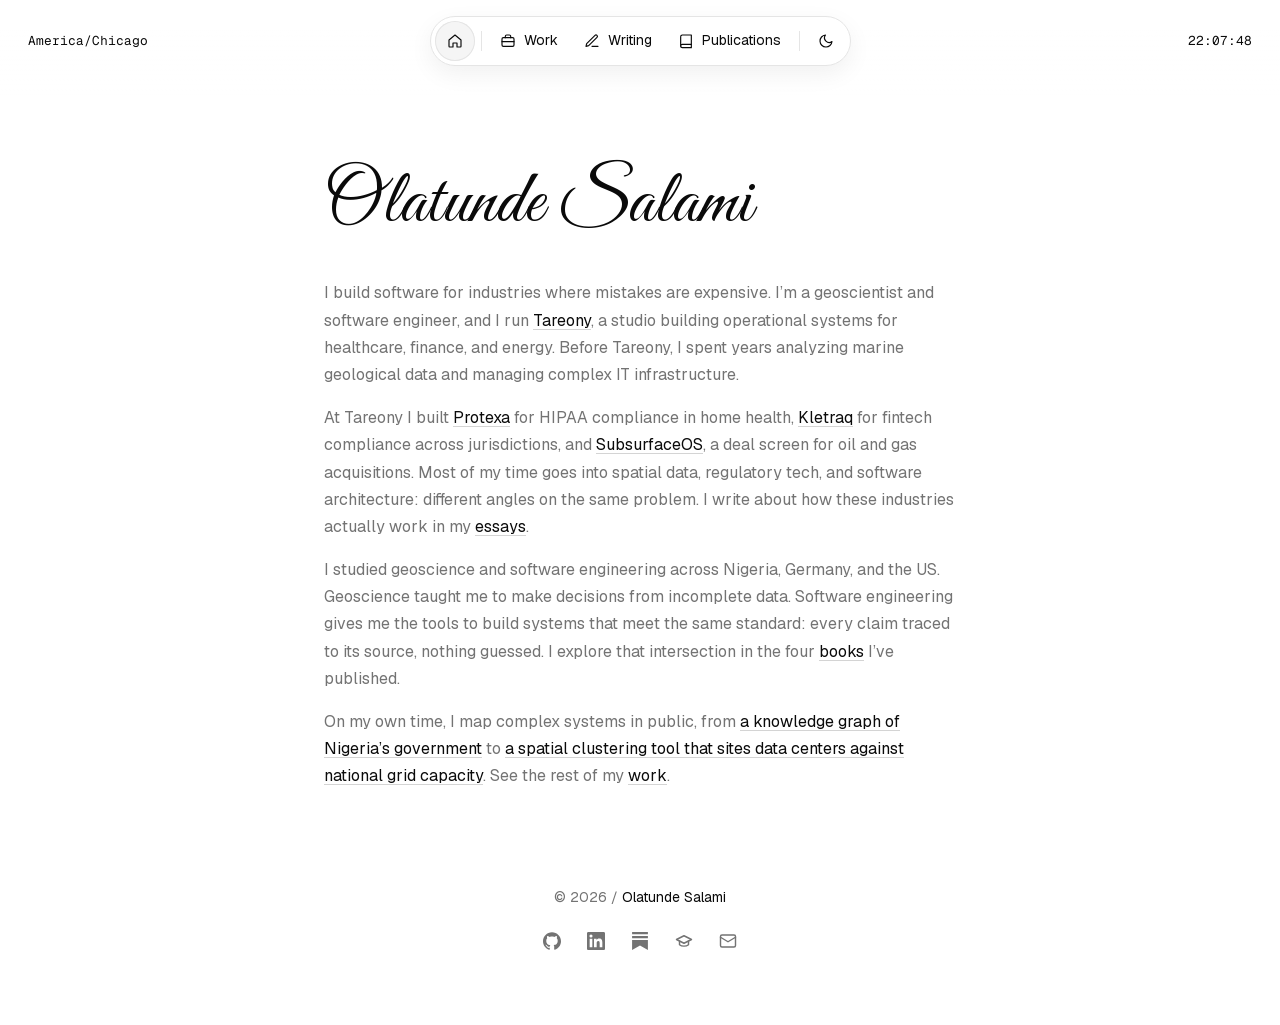
<file: index.html>
<!DOCTYPE html>
<html lang="en">
<head>
    <meta charset="UTF-8">
    <meta name="viewport" content="width=device-width, initial-scale=1.0, viewport-fit=cover">
    <meta name="description" content="Olatunde Salami — geoscientist and software engineer. I run Tareony, a software studio for high-stakes decisions in healthcare, finance, and energy.">
    <meta name="author" content="Olatunde Salami">
    <meta name="robots" content="index, follow">
    <link rel="canonical" href="https://salamituns.com/">

    <!-- Open Graph / Social Media -->
    <meta property="og:type" content="website">
    <meta property="og:title" content="Olatunde Salami">
    <meta property="og:description" content="Olatunde Salami — geoscientist and software engineer. I run Tareony, a software studio for high-stakes decisions in healthcare, finance, and energy.">
    <meta property="og:url" content="https://salamituns.com/">
    <meta property="og:image" content="https://salamituns.com/og-image.png?v=2">
    <meta property="og:image:width" content="1200">
    <meta property="og:image:height" content="630">
    <meta name="twitter:card" content="summary_large_image">
    <meta name="twitter:title" content="Olatunde Salami">
    <meta name="twitter:description" content="Olatunde Salami — geoscientist and software engineer. I run Tareony, a software studio for high-stakes decisions in healthcare, finance, and energy.">
    <meta name="twitter:image" content="https://salamituns.com/og-image.png?v=2">

    <script type="application/ld+json">
    {
      "@context": "https://schema.org",
      "@graph": [
        {
          "@type": "Person",
          "@id": "https://salamituns.com/#person",
          "name": "Olatunde Salami",
          "url": "https://salamituns.com",
          "jobTitle": "Geoscientist and Software Engineer",
          "worksFor": {
            "@type": "Organization",
            "name": "Tareony",
            "url": "https://tareony.com"
          },
          "sameAs": [
            "https://www.linkedin.com/in/salamituns/",
            "https://github.com/salamituns",
            "https://scholar.google.com/citations?user=IRqmZIQAAAAJ&hl=en",
            "https://orcid.org/0009-0002-8388-9732",
            "https://uni-bremen.academia.edu/OlatundeSalami",
            "https://www.researchgate.net/profile/Olatunde-Salami-2"
          ]
        },
        {
          "@type": "Book",
          "name": "Energy Justice in the Renewable Transition",
          "isbn": "978-620-8-17078-3",
          "datePublished": "2024",
          "publisher": {
            "@type": "Organization",
            "name": "LAP LAMBERT Academic Publishing"
          },
          "url": "https://www.amazon.com/Energy-Justice-Renewable-Transition-Mitigation/dp/6208170788",
          "author": {
            "@id": "https://salamituns.com/#person"
          }
        },
        {
          "@type": "Book",
          "name": "Engineering Economics of Sustainable Power Supply Chains",
          "isbn": "978-620-8-17100-1",
          "datePublished": "2024",
          "publisher": {
            "@type": "Organization",
            "name": "LAP LAMBERT Academic Publishing"
          },
          "url": "https://www.amazon.com/Engineering-Economics-Sustainable-Supply-Chains/dp/6208171008",
          "author": {
            "@id": "https://salamituns.com/#person"
          }
        },
        {
          "@type": "Book",
          "name": "Analysis of shallow mass-transport deposits offshore Montserrat Island",
          "isbn": "978-620-7-46555-2",
          "datePublished": "2024",
          "publisher": {
            "@type": "Organization",
            "name": "LAP LAMBERT Academic Publishing"
          },
          "url": "https://www.amazon.com/Analysis-mass-transport-deposits-offshore-Montserrat/dp/6207465555",
          "author": {
            "@id": "https://salamituns.com/#person"
          }
        },
        {
          "@type": "Book",
          "name": "Paleoenviromental Study of Exposed Siltstone in the Enagi Formation, Bida",
          "isbn": "978-620-7-46567-5",
          "datePublished": "2024",
          "publisher": {
            "@type": "Organization",
            "name": "LAP LAMBERT Academic Publishing"
          },
          "url": "https://www.amazon.com/dp/6207465679",
          "author": {
            "@id": "https://salamituns.com/#person"
          }
        }
      ]
    }
    </script>
    <script>
        // Old single-page anchors (e.g. /#energy-justice) now live on /publications.
        (function () {
            var moved = ['publications', 'energy-justice', 'engineering-economics',
                'montserrat-island-deposits', 'enagi-formation-study'];
            var id = location.hash.slice(1);
            if (moved.indexOf(id) !== -1) {
                location.replace('/publications' + (id === 'publications' ? '' : '#' + id));
            }
        })();
    </script>

    <link rel="icon" href="/favicon.ico" sizes="32x32">
    <link rel="icon" href="/favicon.svg" type="image/svg+xml">
    <link rel="apple-touch-icon" href="/apple-touch-icon.png">
    <link rel="preload" href="/fonts/geist.woff2" as="font" type="font/woff2" crossorigin>
    <link rel="stylesheet" href="/styles.css">

    <title>Olatunde Salami</title>
    <meta name="theme-color" content="#ffffff">
    <script>
        (function () {
            var saved = null;
            try {
                saved = localStorage.getItem('theme');
            } catch (e) {}
            var theme = saved === 'dark' || saved === 'light'
                ? saved
                : (window.matchMedia('(prefers-color-scheme: dark)').matches
                    ? 'dark'
                    : 'light');
            document.documentElement.setAttribute('data-theme', theme);
            document.querySelector('meta[name="theme-color"]').setAttribute(
                'content',
                theme === 'dark' ? '#0a0a0a' : '#ffffff'
            );
        })();
    </script>
    <script src="/site.js" defer></script>
</head>
<body class="home">
    <div class="top-fade" aria-hidden="true"></div>
    <header class="site-header">
        <span class="local-zone" id="local-zone">America/Chicago</span>
        <span class="local-clock" id="local-clock"></span>
        <nav class="pill" aria-label="Primary">
            <a class="pill-link" href="/" aria-current="page"><svg viewBox="0 0 24 24" fill="none" stroke="currentColor" stroke-width="1.75" stroke-linecap="round" stroke-linejoin="round" aria-hidden="true"><path d="M3 10.5 12 3l9 7.5V20a1 1 0 0 1-1 1h-5v-6h-6v6H4a1 1 0 0 1-1-1z"/></svg><span class="pill-label visually-hidden">Home</span></a>
            <span class="pill-sep" aria-hidden="true"></span>
            <a class="pill-link" href="/work"><svg viewBox="0 0 24 24" fill="none" stroke="currentColor" stroke-width="1.75" stroke-linecap="round" stroke-linejoin="round" aria-hidden="true"><rect x="3" y="7" width="18" height="13" rx="2"/><path d="M8 7V5a2 2 0 0 1 2-2h4a2 2 0 0 1 2 2v2M3 13h18"/></svg><span class="pill-label">Work</span></a>
            <a class="pill-link" href="/writing"><svg viewBox="0 0 24 24" fill="none" stroke="currentColor" stroke-width="1.75" stroke-linecap="round" stroke-linejoin="round" aria-hidden="true"><path d="M12 20h9"/><path d="M16.5 3.5a2.1 2.1 0 0 1 3 3L7 19l-4 1 1-4z"/></svg><span class="pill-label">Writing</span></a>
            <a class="pill-link" href="/publications"><svg viewBox="0 0 24 24" fill="none" stroke="currentColor" stroke-width="1.75" stroke-linecap="round" stroke-linejoin="round" aria-hidden="true"><path d="M4 19.5A2.5 2.5 0 0 1 6.5 17H20V3H6.5A2.5 2.5 0 0 0 4 5.5z"/><path d="M4 19.5A2.5 2.5 0 0 0 6.5 22H20v-5"/></svg><span class="pill-label">Publications</span></a>
            <span class="pill-sep" aria-hidden="true"></span>
            <button type="button" class="theme-toggle" id="theme-toggle" aria-label="Switch to dark theme">
                <svg class="icon-moon" viewBox="0 0 24 24" fill="none" stroke="currentColor" stroke-width="1.75" stroke-linecap="round" stroke-linejoin="round" aria-hidden="true"><path d="M21 12.79A9 9 0 1 1 11.21 3 7 7 0 0 0 21 12.79z"/></svg>
                <svg class="icon-sun" viewBox="0 0 24 24" fill="none" stroke="currentColor" stroke-width="1.75" stroke-linecap="round" stroke-linejoin="round" aria-hidden="true"><circle cx="12" cy="12" r="4"/><path d="M12 2v2M12 20v2M4.93 4.93l1.41 1.41M17.66 17.66l1.41 1.41M2 12h2M20 12h2M4.93 19.07l1.41-1.41M17.66 6.34l1.41-1.41"/></svg>
            </button>
        </nav>
    </header>
    <main>
        <h1 class="signature">Olatunde Salami</h1>

        <div class="prose">
            <div class="bio-desktop">
                <p>I build software for industries where mistakes are expensive. I’m a geoscientist and software engineer, and I run <a href="https://tareony.com">Tareony</a>, a studio building operational systems for healthcare, finance, and energy. Before Tareony, I spent years analyzing marine geological data and managing complex IT infrastructure.</p>

                <p>At Tareony I built <a href="https://protexa.io">Protexa</a> for HIPAA compliance in home health, <a href="https://kletraq.com">Kletraq</a> for fintech compliance across jurisdictions, and <a href="https://subsurfaceos.com">SubsurfaceOS</a>, a deal screen for oil and gas acquisitions. Most of my time goes into spatial data, regulatory tech, and software architecture: different angles on the same problem. I write about how these industries actually work in my <a href="/writing">essays</a>.</p>

                <p>I studied geoscience and software engineering across Nigeria, Germany, and the US. Geoscience taught me to make decisions from incomplete data. Software engineering gives me the tools to build systems that meet the same standard: every claim traced to its source, nothing guessed. I explore that intersection in the four <a href="/publications">books</a> I’ve published.</p>

                <p>On my own time, I map complex systems in public, from <a href="https://whoruns9ja.com">a knowledge graph of Nigeria’s government</a> to <a href="https://grid.salamituns.com">a spatial clustering tool that sites data centers against national grid capacity</a>. See the rest of my <a href="/work">work</a>.</p>
            </div>

            <div class="bio-mobile">
                <p>I build software for industries where mistakes are expensive. Geoscientist and software engineer, running <a href="https://tareony.com">Tareony</a>.</p>

                <p>Trained across Nigeria, Germany, and the US. Explore my <a href="/work">work</a>, <a href="/writing">essays</a>, and <a href="/publications">books</a>.</p>
            </div>
        </div>

        <footer>
            <span>&copy; <span id="year">2026</span> / <span class="owner">Olatunde Salami</span></span>
            <div class="socials">
                <a href="https://github.com/salamituns" aria-label="GitHub"><svg viewBox="0 0 24 24" fill="currentColor" aria-hidden="true"><path d="M12 .297c-6.63 0-12 5.373-12 12 0 5.303 3.438 9.8 8.205 11.385.6.113.82-.258.82-.577 0-.285-.01-1.04-.015-2.04-3.338.724-4.042-1.61-4.042-1.61C4.422 18.07 3.633 17.7 3.633 17.7c-1.087-.744.084-.729.084-.729 1.205.084 1.838 1.236 1.838 1.236 1.07 1.835 2.809 1.305 3.495.998.108-.776.417-1.305.76-1.605-2.665-.3-5.466-1.332-5.466-5.93 0-1.31.465-2.38 1.235-3.22-.135-.303-.54-1.523.105-3.176 0 0 1.005-.322 3.3 1.23.96-.267 1.98-.399 3-.405 1.02.006 2.04.138 3 .405 2.28-1.552 3.285-1.23 3.285-1.23.645 1.653.24 2.873.12 3.176.765.84 1.23 1.91 1.23 3.22 0 4.61-2.805 5.625-5.475 5.92.42.36.81 1.096.81 2.22 0 1.606-.015 2.896-.015 3.286 0 .315.21.69.825.57C20.565 22.092 24 17.592 24 12.297c0-6.627-5.373-12-12-12"/></svg></a>
                <a href="https://www.linkedin.com/in/salamituns/" aria-label="LinkedIn"><svg viewBox="0 0 24 24" fill="currentColor" aria-hidden="true"><path d="M20.447 20.452h-3.554v-5.569c0-1.328-.027-3.037-1.852-3.037-1.853 0-2.136 1.445-2.136 2.939v5.667H9.351V9h3.414v1.561h.046c.477-.9 1.637-1.85 3.37-1.85 3.601 0 4.267 2.37 4.267 5.455v6.286zM5.337 7.433a2.062 2.062 0 1 1 0-4.125 2.062 2.062 0 0 1 0 4.125zm1.782 13.019H3.555V9h3.564v11.452zM22.225 0H1.771C.792 0 0 .774 0 1.729v20.542C0 23.227.792 24 1.771 24h20.451C23.2 24 24 23.227 24 22.271V1.729C24 .774 23.2 0 22.222 0h.003z"/></svg></a>
                <a href="https://salamituns.substack.com" aria-label="Substack"><svg viewBox="0 0 24 24" fill="currentColor" aria-hidden="true"><path d="M22.539 8.242H1.46V5.406h21.08v2.836zM1.46 10.812V24L12 18.11 22.54 24V10.812H1.46zM22.54 0H1.46v2.836h21.08V0z"/></svg></a>
                <a href="https://scholar.google.com/citations?user=IRqmZIQAAAAJ&amp;hl=en" aria-label="Google Scholar"><svg viewBox="0 0 24 24" fill="none" stroke="currentColor" stroke-width="1.9" stroke-linecap="round" stroke-linejoin="round" aria-hidden="true"><path d="M22 10 12 5 2 10l10 5z"/><path d="M6 12v5c3 2.5 9 2.5 12 0v-5"/></svg></a>
                <a href="mailto:salamituns@gmail.com" aria-label="Email"><svg viewBox="0 0 24 24" fill="none" stroke="currentColor" stroke-width="1.9" stroke-linecap="round" stroke-linejoin="round" aria-hidden="true"><rect x="2" y="4" width="20" height="16" rx="2"/><path d="m22 7-10 6L2 7"/></svg></a>
            </div>
        </footer>
    </main>
</body>
</html>
</file>
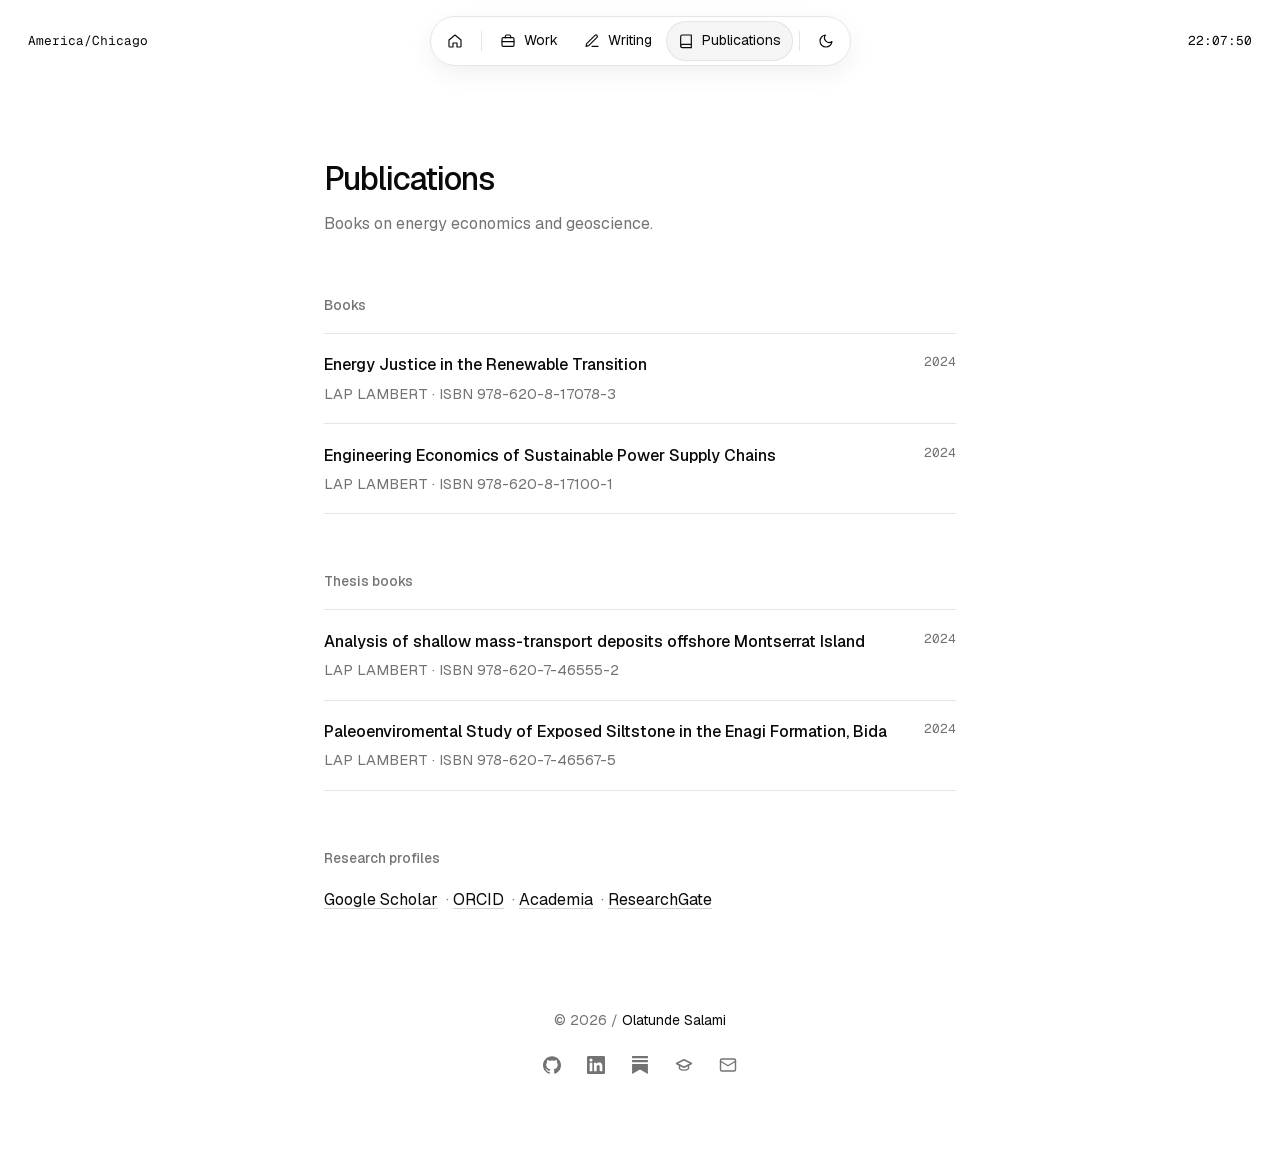
<file: publications.html>
<!DOCTYPE html>
<html lang="en">
<head>
    <meta charset="UTF-8">
    <meta name="viewport" content="width=device-width, initial-scale=1.0, viewport-fit=cover">
    <meta name="description" content="Books by Olatunde Salami on energy justice, power supply chain economics, and marine and sedimentary geoscience.">
    <meta name="author" content="Olatunde Salami">
    <meta name="robots" content="index, follow">
    <link rel="canonical" href="https://salamituns.com/publications">

    <!-- Open Graph / Social Media -->
    <meta property="og:type" content="website">
    <meta property="og:title" content="Publications · Olatunde Salami">
    <meta property="og:description" content="Books by Olatunde Salami on energy justice, power supply chain economics, and marine and sedimentary geoscience.">
    <meta property="og:url" content="https://salamituns.com/publications">
    <meta property="og:image" content="https://salamituns.com/og-image.png?v=2">
    <meta property="og:image:width" content="1200">
    <meta property="og:image:height" content="630">
    <meta name="twitter:card" content="summary_large_image">
    <meta name="twitter:title" content="Publications · Olatunde Salami">
    <meta name="twitter:description" content="Books by Olatunde Salami on energy justice, power supply chain economics, and marine and sedimentary geoscience.">
    <meta name="twitter:image" content="https://salamituns.com/og-image.png?v=2">

    <link rel="icon" href="/favicon.ico" sizes="32x32">
    <link rel="icon" href="/favicon.svg" type="image/svg+xml">
    <link rel="apple-touch-icon" href="/apple-touch-icon.png">
    <link rel="preload" href="/fonts/geist.woff2" as="font" type="font/woff2" crossorigin>
    <link rel="stylesheet" href="/styles.css">

    <title>Publications · Olatunde Salami</title>
    <meta name="theme-color" content="#ffffff">
    <script>
        (function () {
            var saved = null;
            try {
                saved = localStorage.getItem('theme');
            } catch (e) {}
            var theme = saved === 'dark' || saved === 'light'
                ? saved
                : (window.matchMedia('(prefers-color-scheme: dark)').matches
                    ? 'dark'
                    : 'light');
            document.documentElement.setAttribute('data-theme', theme);
            document.querySelector('meta[name="theme-color"]').setAttribute(
                'content',
                theme === 'dark' ? '#0a0a0a' : '#ffffff'
            );
        })();
    </script>
    <script src="/site.js" defer></script>
</head>
<body>
    <div class="top-fade" aria-hidden="true"></div>
    <header class="site-header">
        <span class="local-zone" id="local-zone">America/Chicago</span>
        <span class="local-clock" id="local-clock"></span>
        <nav class="pill" aria-label="Primary">
            <a class="pill-link" href="/"><svg viewBox="0 0 24 24" fill="none" stroke="currentColor" stroke-width="1.75" stroke-linecap="round" stroke-linejoin="round" aria-hidden="true"><path d="M3 10.5 12 3l9 7.5V20a1 1 0 0 1-1 1h-5v-6h-6v6H4a1 1 0 0 1-1-1z"/></svg><span class="pill-label visually-hidden">Home</span></a>
            <span class="pill-sep" aria-hidden="true"></span>
            <a class="pill-link" href="/work"><svg viewBox="0 0 24 24" fill="none" stroke="currentColor" stroke-width="1.75" stroke-linecap="round" stroke-linejoin="round" aria-hidden="true"><rect x="3" y="7" width="18" height="13" rx="2"/><path d="M8 7V5a2 2 0 0 1 2-2h4a2 2 0 0 1 2 2v2M3 13h18"/></svg><span class="pill-label">Work</span></a>
            <a class="pill-link" href="/writing"><svg viewBox="0 0 24 24" fill="none" stroke="currentColor" stroke-width="1.75" stroke-linecap="round" stroke-linejoin="round" aria-hidden="true"><path d="M12 20h9"/><path d="M16.5 3.5a2.1 2.1 0 0 1 3 3L7 19l-4 1 1-4z"/></svg><span class="pill-label">Writing</span></a>
            <a class="pill-link" href="/publications" aria-current="page"><svg viewBox="0 0 24 24" fill="none" stroke="currentColor" stroke-width="1.75" stroke-linecap="round" stroke-linejoin="round" aria-hidden="true"><path d="M4 19.5A2.5 2.5 0 0 1 6.5 17H20V3H6.5A2.5 2.5 0 0 0 4 5.5z"/><path d="M4 19.5A2.5 2.5 0 0 0 6.5 22H20v-5"/></svg><span class="pill-label">Publications</span></a>
            <span class="pill-sep" aria-hidden="true"></span>
            <button type="button" class="theme-toggle" id="theme-toggle" aria-label="Switch to dark theme">
                <svg class="icon-moon" viewBox="0 0 24 24" fill="none" stroke="currentColor" stroke-width="1.75" stroke-linecap="round" stroke-linejoin="round" aria-hidden="true"><path d="M21 12.79A9 9 0 1 1 11.21 3 7 7 0 0 0 21 12.79z"/></svg>
                <svg class="icon-sun" viewBox="0 0 24 24" fill="none" stroke="currentColor" stroke-width="1.75" stroke-linecap="round" stroke-linejoin="round" aria-hidden="true"><circle cx="12" cy="12" r="4"/><path d="M12 2v2M12 20v2M4.93 4.93l1.41 1.41M17.66 17.66l1.41 1.41M2 12h2M20 12h2M4.93 19.07l1.41-1.41M17.66 6.34l1.41-1.41"/></svg>
            </button>
        </nav>
    </header>
    <main>
        <h1 class="page-title">Publications</h1>
        <p class="lede">Books on energy economics and geoscience.</p>

        <section>
            <h2>Books</h2>
            <ul class="rows">
                <li id="energy-justice">
                    <span class="row-meta">2024</span>
                    <a class="row-title" href="https://www.amazon.com/Energy-Justice-Renewable-Transition-Mitigation/dp/6208170788">Energy Justice in the Renewable Transition</a>
                    <p class="row-desc">LAP LAMBERT · ISBN 978-620-8-17078-3</p>
                </li>
                <li id="engineering-economics">
                    <span class="row-meta">2024</span>
                    <a class="row-title" href="https://www.amazon.com/Engineering-Economics-Sustainable-Supply-Chains/dp/6208171008">Engineering Economics of Sustainable Power Supply Chains</a>
                    <p class="row-desc">LAP LAMBERT · ISBN 978-620-8-17100-1</p>
                </li>
            </ul>
        </section>

        <section>
            <h2>Thesis books</h2>
            <ul class="rows">
                <li id="montserrat-island-deposits">
                    <span class="row-meta">2024</span>
                    <a class="row-title" href="https://www.amazon.com/Analysis-mass-transport-deposits-offshore-Montserrat/dp/6207465555">Analysis of shallow mass-transport deposits offshore Montserrat Island</a>
                    <p class="row-desc">LAP LAMBERT · ISBN 978-620-7-46555-2</p>
                </li>
                <li id="enagi-formation-study">
                    <span class="row-meta">2024</span>
                    <a class="row-title" href="https://www.amazon.com/dp/6207465679">Paleoenviromental Study of Exposed Siltstone in the Enagi Formation, Bida</a>
                    <p class="row-desc">LAP LAMBERT · ISBN 978-620-7-46567-5</p>
                </li>
            </ul>
        </section>

        <section>
            <h2>Research profiles</h2>
            <ul class="inline-links">
                <li><a href="https://scholar.google.com/citations?user=IRqmZIQAAAAJ&amp;hl=en">Google Scholar</a></li>
                <li><a href="https://orcid.org/0009-0002-8388-9732">ORCID</a></li>
                <li><a href="https://uni-bremen.academia.edu/OlatundeSalami">Academia</a></li>
                <li><a href="https://www.researchgate.net/profile/Olatunde-Salami-2">ResearchGate</a></li>
            </ul>
        </section>

        <footer>
            <span>&copy; <span id="year">2026</span> / <span class="owner">Olatunde Salami</span></span>
            <div class="socials">
                <a href="https://github.com/salamituns" aria-label="GitHub"><svg viewBox="0 0 24 24" fill="currentColor" aria-hidden="true"><path d="M12 .297c-6.63 0-12 5.373-12 12 0 5.303 3.438 9.8 8.205 11.385.6.113.82-.258.82-.577 0-.285-.01-1.04-.015-2.04-3.338.724-4.042-1.61-4.042-1.61C4.422 18.07 3.633 17.7 3.633 17.7c-1.087-.744.084-.729.084-.729 1.205.084 1.838 1.236 1.838 1.236 1.07 1.835 2.809 1.305 3.495.998.108-.776.417-1.305.76-1.605-2.665-.3-5.466-1.332-5.466-5.93 0-1.31.465-2.38 1.235-3.22-.135-.303-.54-1.523.105-3.176 0 0 1.005-.322 3.3 1.23.96-.267 1.98-.399 3-.405 1.02.006 2.04.138 3 .405 2.28-1.552 3.285-1.23 3.285-1.23.645 1.653.24 2.873.12 3.176.765.84 1.23 1.91 1.23 3.22 0 4.61-2.805 5.625-5.475 5.92.42.36.81 1.096.81 2.22 0 1.606-.015 2.896-.015 3.286 0 .315.21.69.825.57C20.565 22.092 24 17.592 24 12.297c0-6.627-5.373-12-12-12"/></svg></a>
                <a href="https://www.linkedin.com/in/salamituns/" aria-label="LinkedIn"><svg viewBox="0 0 24 24" fill="currentColor" aria-hidden="true"><path d="M20.447 20.452h-3.554v-5.569c0-1.328-.027-3.037-1.852-3.037-1.853 0-2.136 1.445-2.136 2.939v5.667H9.351V9h3.414v1.561h.046c.477-.9 1.637-1.85 3.37-1.85 3.601 0 4.267 2.37 4.267 5.455v6.286zM5.337 7.433a2.062 2.062 0 1 1 0-4.125 2.062 2.062 0 0 1 0 4.125zm1.782 13.019H3.555V9h3.564v11.452zM22.225 0H1.771C.792 0 0 .774 0 1.729v20.542C0 23.227.792 24 1.771 24h20.451C23.2 24 24 23.227 24 22.271V1.729C24 .774 23.2 0 22.222 0h.003z"/></svg></a>
                <a href="https://salamituns.substack.com" aria-label="Substack"><svg viewBox="0 0 24 24" fill="currentColor" aria-hidden="true"><path d="M22.539 8.242H1.46V5.406h21.08v2.836zM1.46 10.812V24L12 18.11 22.54 24V10.812H1.46zM22.54 0H1.46v2.836h21.08V0z"/></svg></a>
                <a href="https://scholar.google.com/citations?user=IRqmZIQAAAAJ&amp;hl=en" aria-label="Google Scholar"><svg viewBox="0 0 24 24" fill="none" stroke="currentColor" stroke-width="1.9" stroke-linecap="round" stroke-linejoin="round" aria-hidden="true"><path d="M22 10 12 5 2 10l10 5z"/><path d="M6 12v5c3 2.5 9 2.5 12 0v-5"/></svg></a>
                <a href="mailto:salamituns@gmail.com" aria-label="Email"><svg viewBox="0 0 24 24" fill="none" stroke="currentColor" stroke-width="1.9" stroke-linecap="round" stroke-linejoin="round" aria-hidden="true"><rect x="2" y="4" width="20" height="16" rx="2"/><path d="m22 7-10 6L2 7"/></svg></a>
            </div>
        </footer>
    </main>
</body>
</html>
</file>
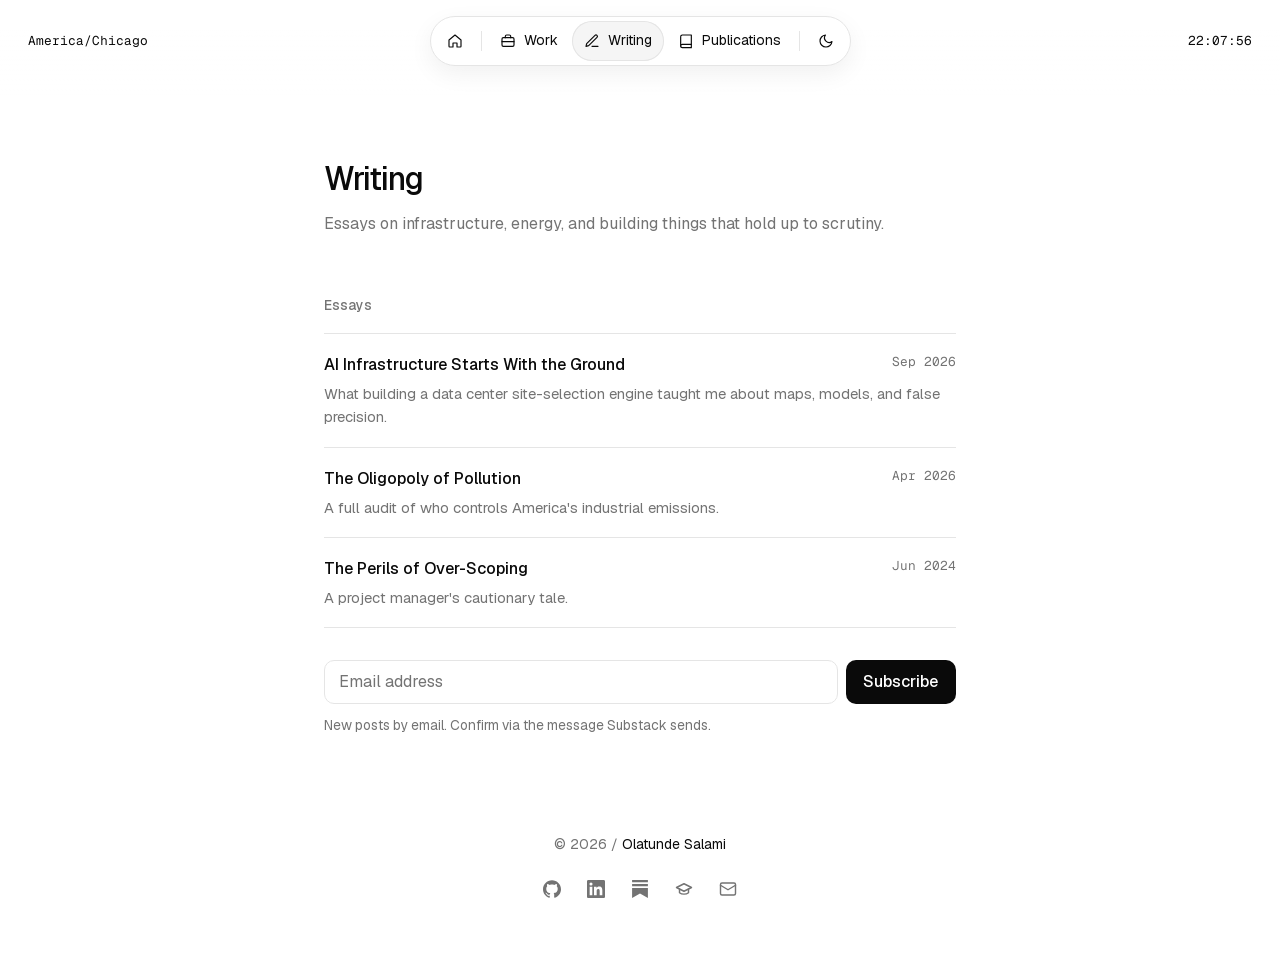
<file: writing.html>
<!DOCTYPE html>
<html lang="en">
<head>
    <meta charset="UTF-8">
    <meta name="viewport" content="width=device-width, initial-scale=1.0, viewport-fit=cover">
    <meta name="description" content="Essays by Olatunde Salami on AI infrastructure, energy, emissions, and project scoping.">
    <meta name="author" content="Olatunde Salami">
    <meta name="robots" content="index, follow">
    <link rel="canonical" href="https://salamituns.com/writing">

    <!-- Open Graph / Social Media -->
    <meta property="og:type" content="website">
    <meta property="og:title" content="Writing · Olatunde Salami">
    <meta property="og:description" content="Essays by Olatunde Salami on AI infrastructure, energy, emissions, and project scoping.">
    <meta property="og:url" content="https://salamituns.com/writing">
    <meta property="og:image" content="https://salamituns.com/og-image.png?v=2">
    <meta property="og:image:width" content="1200">
    <meta property="og:image:height" content="630">
    <meta name="twitter:card" content="summary_large_image">
    <meta name="twitter:title" content="Writing · Olatunde Salami">
    <meta name="twitter:description" content="Essays by Olatunde Salami on AI infrastructure, energy, emissions, and project scoping.">
    <meta name="twitter:image" content="https://salamituns.com/og-image.png?v=2">

    <link rel="icon" href="/favicon.ico" sizes="32x32">
    <link rel="icon" href="/favicon.svg" type="image/svg+xml">
    <link rel="apple-touch-icon" href="/apple-touch-icon.png">
    <link rel="preload" href="/fonts/geist.woff2" as="font" type="font/woff2" crossorigin>
    <link rel="stylesheet" href="/styles.css">

    <title>Writing · Olatunde Salami</title>
    <meta name="theme-color" content="#ffffff">
    <script>
        (function () {
            var saved = null;
            try {
                saved = localStorage.getItem('theme');
            } catch (e) {}
            var theme = saved === 'dark' || saved === 'light'
                ? saved
                : (window.matchMedia('(prefers-color-scheme: dark)').matches
                    ? 'dark'
                    : 'light');
            document.documentElement.setAttribute('data-theme', theme);
            document.querySelector('meta[name="theme-color"]').setAttribute(
                'content',
                theme === 'dark' ? '#0a0a0a' : '#ffffff'
            );
        })();
    </script>
    <script src="/site.js" defer></script>
</head>
<body>
    <div class="top-fade" aria-hidden="true"></div>
    <header class="site-header">
        <span class="local-zone" id="local-zone">America/Chicago</span>
        <span class="local-clock" id="local-clock"></span>
        <nav class="pill" aria-label="Primary">
            <a class="pill-link" href="/"><svg viewBox="0 0 24 24" fill="none" stroke="currentColor" stroke-width="1.75" stroke-linecap="round" stroke-linejoin="round" aria-hidden="true"><path d="M3 10.5 12 3l9 7.5V20a1 1 0 0 1-1 1h-5v-6h-6v6H4a1 1 0 0 1-1-1z"/></svg><span class="pill-label visually-hidden">Home</span></a>
            <span class="pill-sep" aria-hidden="true"></span>
            <a class="pill-link" href="/work"><svg viewBox="0 0 24 24" fill="none" stroke="currentColor" stroke-width="1.75" stroke-linecap="round" stroke-linejoin="round" aria-hidden="true"><rect x="3" y="7" width="18" height="13" rx="2"/><path d="M8 7V5a2 2 0 0 1 2-2h4a2 2 0 0 1 2 2v2M3 13h18"/></svg><span class="pill-label">Work</span></a>
            <a class="pill-link" href="/writing" aria-current="page"><svg viewBox="0 0 24 24" fill="none" stroke="currentColor" stroke-width="1.75" stroke-linecap="round" stroke-linejoin="round" aria-hidden="true"><path d="M12 20h9"/><path d="M16.5 3.5a2.1 2.1 0 0 1 3 3L7 19l-4 1 1-4z"/></svg><span class="pill-label">Writing</span></a>
            <a class="pill-link" href="/publications"><svg viewBox="0 0 24 24" fill="none" stroke="currentColor" stroke-width="1.75" stroke-linecap="round" stroke-linejoin="round" aria-hidden="true"><path d="M4 19.5A2.5 2.5 0 0 1 6.5 17H20V3H6.5A2.5 2.5 0 0 0 4 5.5z"/><path d="M4 19.5A2.5 2.5 0 0 0 6.5 22H20v-5"/></svg><span class="pill-label">Publications</span></a>
            <span class="pill-sep" aria-hidden="true"></span>
            <button type="button" class="theme-toggle" id="theme-toggle" aria-label="Switch to dark theme">
                <svg class="icon-moon" viewBox="0 0 24 24" fill="none" stroke="currentColor" stroke-width="1.75" stroke-linecap="round" stroke-linejoin="round" aria-hidden="true"><path d="M21 12.79A9 9 0 1 1 11.21 3 7 7 0 0 0 21 12.79z"/></svg>
                <svg class="icon-sun" viewBox="0 0 24 24" fill="none" stroke="currentColor" stroke-width="1.75" stroke-linecap="round" stroke-linejoin="round" aria-hidden="true"><circle cx="12" cy="12" r="4"/><path d="M12 2v2M12 20v2M4.93 4.93l1.41 1.41M17.66 17.66l1.41 1.41M2 12h2M20 12h2M4.93 19.07l1.41-1.41M17.66 6.34l1.41-1.41"/></svg>
            </button>
        </nav>
    </header>
    <main>
        <h1 class="page-title">Writing</h1>
        <p class="lede">Essays on infrastructure, energy, and building things that hold up to scrutiny.</p>

        <section>
            <h2>Essays</h2>
            <ul class="rows">
                <li>
                    <time class="row-meta" datetime="2026-09-03">Sep 2026</time>
                    <a class="row-title" href="https://salamituns.substack.com/p/ai-infrastructure-starts-with-the">AI Infrastructure Starts With the Ground</a>
                    <p class="row-desc">What building a data center site-selection engine taught me about maps, models, and false precision.</p>
                </li>
                <li>
                    <time class="row-meta" datetime="2026-04-17">Apr 2026</time>
                    <a class="row-title" href="https://salamituns.substack.com/p/the-oligopoly-of-pollution-a-full">The Oligopoly of Pollution</a>
                    <p class="row-desc">A full audit of who controls America's industrial emissions.</p>
                </li>
                <li>
                    <time class="row-meta" datetime="2024-06-20">Jun 2024</time>
                    <a class="row-title" href="https://medium.com/@salamituns/the-perils-of-over-scoping-a-project-managers-cautionary-tale-368b037f5348">The Perils of Over-Scoping</a>
                    <p class="row-desc">A project manager's cautionary tale.</p>
                </li>
            </ul>

            <form
                class="subscribe"
                id="subscribe-form"
                action="https://salamituns.substack.com/subscribe"
                method="get"
                target="_blank"
            >
                <label class="visually-hidden" for="subscribe-email">Email address</label>
                <input
                    id="subscribe-email"
                    name="email"
                    type="email"
                    autocomplete="email"
                    inputmode="email"
                    required
                    placeholder="Email address"
                >
                <input type="hidden" name="simple" value="true">
                <input type="hidden" name="next" value="https://salamituns.com/writing">
                <button type="submit">Subscribe</button>
            </form>
            <p class="subscribe-note">New posts by email. Confirm via the message Substack sends.</p>
        </section>

        <footer>
            <span>&copy; <span id="year">2026</span> / <span class="owner">Olatunde Salami</span></span>
            <div class="socials">
                <a href="https://github.com/salamituns" aria-label="GitHub"><svg viewBox="0 0 24 24" fill="currentColor" aria-hidden="true"><path d="M12 .297c-6.63 0-12 5.373-12 12 0 5.303 3.438 9.8 8.205 11.385.6.113.82-.258.82-.577 0-.285-.01-1.04-.015-2.04-3.338.724-4.042-1.61-4.042-1.61C4.422 18.07 3.633 17.7 3.633 17.7c-1.087-.744.084-.729.084-.729 1.205.084 1.838 1.236 1.838 1.236 1.07 1.835 2.809 1.305 3.495.998.108-.776.417-1.305.76-1.605-2.665-.3-5.466-1.332-5.466-5.93 0-1.31.465-2.38 1.235-3.22-.135-.303-.54-1.523.105-3.176 0 0 1.005-.322 3.3 1.23.96-.267 1.98-.399 3-.405 1.02.006 2.04.138 3 .405 2.28-1.552 3.285-1.23 3.285-1.23.645 1.653.24 2.873.12 3.176.765.84 1.23 1.91 1.23 3.22 0 4.61-2.805 5.625-5.475 5.92.42.36.81 1.096.81 2.22 0 1.606-.015 2.896-.015 3.286 0 .315.21.69.825.57C20.565 22.092 24 17.592 24 12.297c0-6.627-5.373-12-12-12"/></svg></a>
                <a href="https://www.linkedin.com/in/salamituns/" aria-label="LinkedIn"><svg viewBox="0 0 24 24" fill="currentColor" aria-hidden="true"><path d="M20.447 20.452h-3.554v-5.569c0-1.328-.027-3.037-1.852-3.037-1.853 0-2.136 1.445-2.136 2.939v5.667H9.351V9h3.414v1.561h.046c.477-.9 1.637-1.85 3.37-1.85 3.601 0 4.267 2.37 4.267 5.455v6.286zM5.337 7.433a2.062 2.062 0 1 1 0-4.125 2.062 2.062 0 0 1 0 4.125zm1.782 13.019H3.555V9h3.564v11.452zM22.225 0H1.771C.792 0 0 .774 0 1.729v20.542C0 23.227.792 24 1.771 24h20.451C23.2 24 24 23.227 24 22.271V1.729C24 .774 23.2 0 22.222 0h.003z"/></svg></a>
                <a href="https://salamituns.substack.com" aria-label="Substack"><svg viewBox="0 0 24 24" fill="currentColor" aria-hidden="true"><path d="M22.539 8.242H1.46V5.406h21.08v2.836zM1.46 10.812V24L12 18.11 22.54 24V10.812H1.46zM22.54 0H1.46v2.836h21.08V0z"/></svg></a>
                <a href="https://scholar.google.com/citations?user=IRqmZIQAAAAJ&amp;hl=en" aria-label="Google Scholar"><svg viewBox="0 0 24 24" fill="none" stroke="currentColor" stroke-width="1.9" stroke-linecap="round" stroke-linejoin="round" aria-hidden="true"><path d="M22 10 12 5 2 10l10 5z"/><path d="M6 12v5c3 2.5 9 2.5 12 0v-5"/></svg></a>
                <a href="mailto:salamituns@gmail.com" aria-label="Email"><svg viewBox="0 0 24 24" fill="none" stroke="currentColor" stroke-width="1.9" stroke-linecap="round" stroke-linejoin="round" aria-hidden="true"><rect x="2" y="4" width="20" height="16" rx="2"/><path d="m22 7-10 6L2 7"/></svg></a>
            </div>
        </footer>
    </main>
</body>
</html>
</file>
<file: styles.css>
/* Self-hosted so the CSP can stay 'self'-only. All three fonts are OFL. */
@font-face {
    font-family: "Geist";
    src: url("/fonts/geist.woff2") format("woff2");
    font-weight: 100 900;
    font-style: normal;
    font-display: swap;
}

@font-face {
    font-family: "Geist Mono";
    src: url("/fonts/geist-mono.woff2") format("woff2");
    font-weight: 100 900;
    font-style: normal;
    font-display: swap;
}

@font-face {
    font-family: "Signature";
    src: url("/fonts/great-vibes.woff2") format("woff2");
    font-weight: 400;
    font-style: normal;
    font-display: swap;
}

:root {
    --text: #0a0a0a;
    --muted: #737373;
    /* Third tone, for decoration only (index numbers), never for text
       that has to be read: it is below WCAG contrast on purpose. */
    --faint: #c4c4c4;
    --background: #ffffff;
    --rule: #e5e5e5;
    --underline: #d4d4d4;
    --surface: #f5f5f5;
    --shadow: 0 8px 24px rgba(0, 0, 0, 0.06);
    --mono: "Geist Mono", ui-monospace, SFMono-Regular, Menlo, monospace;
    color-scheme: light;
}

[data-theme="dark"] {
    --text: #ededed;
    --muted: #a1a1a1;
    --faint: #4d4d4d;
    --background: #0a0a0a;
    --rule: #262626;
    --underline: #525252;
    --surface: #1c1c1c;
    --shadow: 0 8px 24px rgba(0, 0, 0, 0.5);
    color-scheme: dark;
}

* {
    margin: 0;
    padding: 0;
    box-sizing: border-box;
}

html {
    -webkit-text-size-adjust: 100%;
}

body {
    font-family: "Geist", -apple-system, BlinkMacSystemFont, "Segoe UI",
        Roboto, "Helvetica Neue", Arial, sans-serif;
    font-size: 16px;
    line-height: 1.7;
    color: var(--text);
    background: var(--background);
    -webkit-font-smoothing: antialiased;
    text-rendering: optimizeLegibility;
}

main {
    max-width: 680px;
    margin: 0 auto;
    padding: 160px 24px 64px;
}

/* ---------- Type ---------- */

.signature {
    font-family: "Signature", cursive;
    font-weight: 400;
    font-size: clamp(3rem, 9vw, 4.75rem);
    line-height: 1.15;
    letter-spacing: 0;
    /* The script's swashes overhang its box; keep them inside the column. */
    padding: 0 0.1em;
    margin-left: -0.1em;
}

.page-title {
    font-size: 2rem;
    font-weight: 500;
    letter-spacing: -0.03em;
    line-height: 1.2;
}

.lede {
    margin-top: 0.75rem;
    color: var(--muted);
}

h2 {
    font-size: 0.85rem;
    font-weight: 500;
    color: var(--muted);
    margin: 3.5rem 0 1rem;
}

.prose {
    margin-top: 2rem;
}

.prose p {
    color: var(--muted);
    margin-bottom: 1rem;
}

/* The home page carries two bios: the full one, and a two-line one
   for phones, where the whole page fits on one screen. */
.bio-mobile {
    display: none;
}

/* Links stay monochrome; a faint underline marks them. */
a {
    color: var(--text);
    text-decoration: underline;
    text-decoration-color: var(--underline);
    text-decoration-thickness: 1px;
    text-underline-offset: 3px;
}

a:hover {
    text-decoration-color: currentColor;
}

a:focus-visible,
button:focus-visible,
input:focus-visible {
    outline: 2px solid var(--text);
    outline-offset: 2px;
    border-radius: 4px;
}

ul {
    list-style: none;
}

/* ---------- Lists (projects, writing, books) ---------- */

.rows li {
    position: relative;
    padding: 1.1rem 0;
    border-top: 1px solid var(--rule);
    scroll-margin-top: 6rem;
}

.rows li:last-child {
    border-bottom: 1px solid var(--rule);
}

.row-title {
    font-weight: 500;
    text-decoration: none;
}

/* Stretch the title link over the whole row. */
.row-title::after {
    content: "";
    position: absolute;
    inset: 0;
}

.rows li:hover .row-title {
    text-decoration: underline;
    text-decoration-color: currentColor;
}

.row-meta {
    float: right;
    margin-left: 1rem;
    font-family: var(--mono);
    font-size: 0.8rem;
    color: var(--muted);
    font-variant-numeric: tabular-nums;
}

.row-desc {
    margin-top: 0.2rem;
    font-size: 0.925rem;
    line-height: 1.6;
    color: var(--muted);
}

/* Projects: name, kind, and a faint index number, then a preview. */
.row-index {
    float: right;
    margin-left: 1rem;
    font-family: var(--mono);
    font-size: 0.8rem;
    color: var(--faint);
}

.row-kind {
    font-size: 0.925rem;
    color: var(--muted);
}

.projects .row-desc {
    margin-top: 0.5rem;
}

.preview {
    margin-top: 1rem;
    padding: clamp(12px, 5%, 36px);
    background: var(--surface);
    border-radius: 12px;
}

.preview img {
    display: block;
    width: 100%;
    height: auto;
    border-radius: 6px;
    box-shadow: 0 0 0 1px var(--rule), var(--shadow);
}

@media (hover: hover) and (prefers-reduced-motion: no-preference) {
    .preview img {
        transition: transform 0.4s cubic-bezier(0.2, 0.7, 0.2, 1);
    }

    .projects li:hover .preview img {
        transform: translateY(-3px);
    }
}

.inline-links li {
    display: inline;
}

.inline-links li + li::before {
    content: "\00A0\00B7\00A0";
    color: var(--muted);
}

/* ---------- GitHub graph ---------- */

.contrib-meta {
    font-size: 0.85rem;
    color: var(--muted);
    margin-bottom: 0.75rem;
}

.contrib-wrap {
    overflow-x: auto;
    padding-bottom: 4px;
}

.contrib-hint {
    display: none;
}

.contrib-graph {
    display: grid;
    grid-template-rows: repeat(7, 9px);
    grid-auto-flow: column;
    grid-auto-columns: 9px;
    gap: 3px;
    width: max-content;
}

.contrib-cell {
    width: 9px;
    height: 9px;
    border-radius: 2px;
    background: var(--surface);
}

.contrib-pad {
    background: transparent;
}

.contrib-cell[data-level="1"] {
    background: color-mix(in srgb, var(--text) 22%, var(--surface));
}

.contrib-cell[data-level="2"] {
    background: color-mix(in srgb, var(--text) 45%, var(--surface));
}

.contrib-cell[data-level="3"] {
    background: color-mix(in srgb, var(--text) 70%, var(--surface));
}

.contrib-cell[data-level="4"] {
    background: var(--text);
}

/* ---------- Subscribe ---------- */

.subscribe {
    display: flex;
    gap: 8px;
    margin-top: 2rem;
}

.subscribe input[type="email"] {
    flex: 1;
    min-width: 0;
    min-height: 44px;
    padding: 0 0.9rem;
    font: inherit;
    color: var(--text);
    background: var(--background);
    border: 1px solid var(--rule);
    border-radius: 10px;
}

.subscribe input[type="email"]::placeholder {
    color: var(--muted);
}

.subscribe button {
    min-height: 44px;
    padding: 0 1.1rem;
    font: inherit;
    font-weight: 500;
    color: var(--background);
    background: var(--text);
    border: 0;
    border-radius: 10px;
    cursor: pointer;
    white-space: nowrap;
}

.subscribe button:hover {
    opacity: 0.85;
}

.subscribe-note {
    margin-top: 0.6rem;
    font-size: 0.85rem;
    color: var(--muted);
}

.visually-hidden {
    position: absolute;
    width: 1px;
    height: 1px;
    padding: 0;
    margin: -1px;
    overflow: hidden;
    clip: rect(0, 0, 0, 0);
    white-space: nowrap;
    border: 0;
}

/* ---------- Header + pill nav ---------- */

/* Fades content out as it scrolls under the floating nav. */
.top-fade {
    position: fixed;
    inset: 0 0 auto;
    height: 96px;
    background: linear-gradient(var(--background) 30%, transparent);
    pointer-events: none;
    z-index: 8;
}

.site-header {
    position: fixed;
    inset: 16px 0 auto;
    display: flex;
    justify-content: center;
    align-items: center;
    padding: 0 28px;
    pointer-events: none;
    z-index: 9;
}

.local-zone,
.local-clock {
    position: absolute;
    font-family: var(--mono);
    font-size: 0.8rem;
    color: var(--text);
    font-variant-numeric: tabular-nums;
}

.local-zone {
    left: 28px;
}

.local-clock {
    right: 28px;
}

.pill {
    display: flex;
    align-items: center;
    gap: 2px;
    padding: 4px;
    background: var(--background);
    border: 1px solid var(--rule);
    border-radius: 999px;
    box-shadow: var(--shadow);
    pointer-events: auto;
}

.pill-link,
.theme-toggle {
    display: inline-flex;
    align-items: center;
    gap: 8px;
    min-height: 40px;
    min-width: 40px;
    justify-content: center;
    padding: 0 12px;
    font: inherit;
    font-size: 0.875rem;
    color: var(--text);
    text-decoration: none;
    background: transparent;
    border: 0;
    border-radius: 999px;
    cursor: pointer;
}

.pill-link:hover,
.theme-toggle:hover {
    background: var(--surface);
}

.pill-link[aria-current="page"] {
    background: var(--surface);
    box-shadow: inset 0 0 0 1px var(--rule);
}

.pill-link svg,
.theme-toggle svg {
    width: 16px;
    height: 16px;
    flex: none;
}

.pill-sep {
    width: 1px;
    height: 20px;
    margin: 0 4px;
    background: var(--rule);
}

.theme-toggle svg {
    display: none;
}

[data-theme="light"] .theme-toggle .icon-moon,
[data-theme="dark"] .theme-toggle .icon-sun {
    display: block;
}

/* ---------- Footer ---------- */

footer {
    display: flex;
    flex-direction: column;
    align-items: center;
    gap: 12px;
    margin-top: 6rem;
    font-size: 0.875rem;
    color: var(--muted);
}

footer .owner {
    color: var(--text);
}

.socials {
    display: flex;
    gap: 4px;
}

.socials a {
    display: inline-flex;
    align-items: center;
    justify-content: center;
    width: 40px;
    height: 40px;
    color: var(--muted);
    border-radius: 10px;
}

.socials a:hover {
    color: var(--text);
    background: var(--surface);
}

.socials svg {
    width: 18px;
    height: 18px;
}

/* ---------- Motion ---------- */

@media (prefers-reduced-motion: no-preference) {
    html {
        scroll-behavior: smooth;
    }

    /* Staggered entrance. Heavier things move slower: the title rises
       further and takes longer, then each block follows a beat apart. */
    main > *,
    .prose p {
        animation: reveal 0.7s cubic-bezier(0.2, 0.7, 0.2, 1) both;
        animation-delay: calc(120ms + var(--i, 0) * 90ms);
    }

    main > .prose {
        animation: none;
    }

    main > :first-child {
        animation: reveal-heavy 1.2s cubic-bezier(0.16, 1, 0.3, 1) both;
    }

    main > :nth-child(2) { --i: 1; }
    main > :nth-child(3) { --i: 2; }
    main > :nth-child(4) { --i: 3; }
    main > :nth-child(5) { --i: 4; }
    .prose p:nth-child(1) { --i: 1; }
    .prose p:nth-child(2) { --i: 2; }
    .prose p:nth-child(3) { --i: 3; }
    .prose p:nth-child(4) { --i: 4; }
    main > footer:last-child { --i: 6; }

    body,
    .pill,
    .top-fade {
        transition: background 0.2s ease, color 0.2s ease,
            border-color 0.2s ease;
    }
}

@keyframes reveal {
    from {
        opacity: 0;
        transform: translateY(8px);
        filter: blur(3px);
    }
}

@keyframes reveal-heavy {
    from {
        opacity: 0;
        transform: translateY(20px);
        filter: blur(6px);
    }
}

/* ---------- Small screens: nav moves to the bottom ---------- */

@media (max-width: 768px) {
    main {
        padding-top: 72px;
        padding-bottom: 120px;
    }

    /* Home: name, short bio, footer, nav, all on one screen. */
    .home main {
        display: flex;
        flex-direction: column;
        min-height: 100dvh;
        padding-top: clamp(24px, 6dvh, 56px);
        padding-bottom: calc(96px + env(safe-area-inset-bottom));
    }

    .home .signature {
        font-size: clamp(2.75rem, 15vw, 4.5rem);
        line-height: 1.05;
    }

    .home .prose {
        margin-top: clamp(12px, 3dvh, 28px);
    }

    .home footer {
        margin-top: auto;
        padding-top: 2rem;
    }

    .bio-desktop {
        display: none;
    }

    .bio-mobile {
        display: block;
    }

    .bio-mobile p {
        font-size: clamp(15px, 2dvh, 17px);
        line-height: 1.55;
        margin-bottom: clamp(8px, 1.5dvh, 14px);
    }

    .top-fade,
    .local-zone,
    .local-clock {
        display: none;
    }

    .site-header {
        inset: auto 0 max(16px, env(safe-area-inset-bottom));
        padding: 0 16px;
    }

    /* Icons only; the labels stay readable to screen readers. */
    .pill-label {
        position: absolute;
        width: 1px;
        height: 1px;
        overflow: hidden;
        clip: rect(0, 0, 0, 0);
        white-space: nowrap;
    }

    .pill-link,
    .theme-toggle {
        padding: 0;
        min-width: 44px;
        min-height: 44px;
    }

    .socials a {
        width: 44px;
        height: 44px;
    }

    .subscribe {
        flex-direction: column;
    }

    .preview {
        padding: 10px;
        border-radius: 10px;
    }

    .row-meta {
        float: none;
        display: block;
        margin: 0 0 0.15rem;
    }

    .contrib-hint {
        display: block;
        margin-top: 0.5rem;
        font-size: 0.85rem;
        color: var(--muted);
    }
}
</file>
